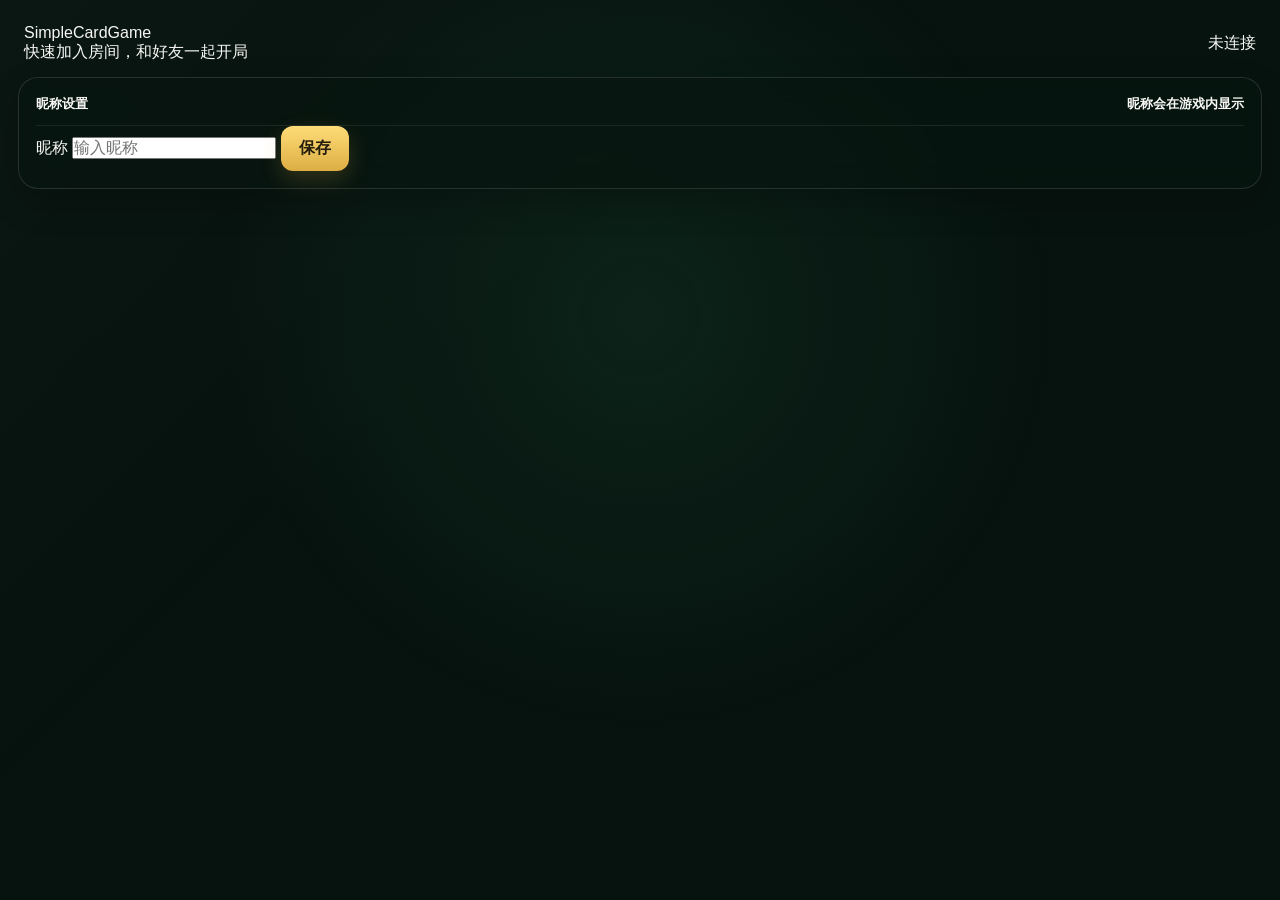
<file: index.html>
<!DOCTYPE html>
<html lang="zh-CN">
<head>
    <meta charset="UTF-8">
    <meta name="viewport" content="width=device-width, initial-scale=1.0, maximum-scale=1.0, user-scalable=no">
    <title>SimpleCardGame - 大厅</title>
    <link rel="stylesheet" href="style.css">
</head>
<body>
    <div id="app" class="page-shell">
        <header class="topbar">
            <div>
                <div class="title">SimpleCardGame</div>
                <div class="subtitle">快速加入房间，和好友一起开局</div>
            </div>
            <div class="status-pill">
                <span id="status-dot" class="dot-offline"></span>
                <span id="status-text">未连接</span>
            </div>
        </header>

        <section class="panel">
            <div class="panel-header">
                <span>昵称设置</span>
                <span class="hint">昵称会在游戏内显示</span>
            </div>
            <div class="input-group">
                <label for="nick-input">昵称</label>
                <input type="text" id="nick-input" maxlength="10" placeholder="输入昵称">
                <button id="save-nick-btn" class="btn-primary">保存</button>
            </div>
        </section>

        <section id="lobby-section" class="panel hidden">
            <div class="panel-header">
                <span>房间列表</span>
                <button id="create-room-btn" class="btn-primary">创建房间</button>
            </div>
            <div id="room-list" class="room-list">
                <div class="empty-msg">暂无房间，点击上方创建</div>
            </div>
        </section>
    </div>

    <script src="ws.js"></script>
    <script src="lobby.js"></script>
</body>
</html>
</file>
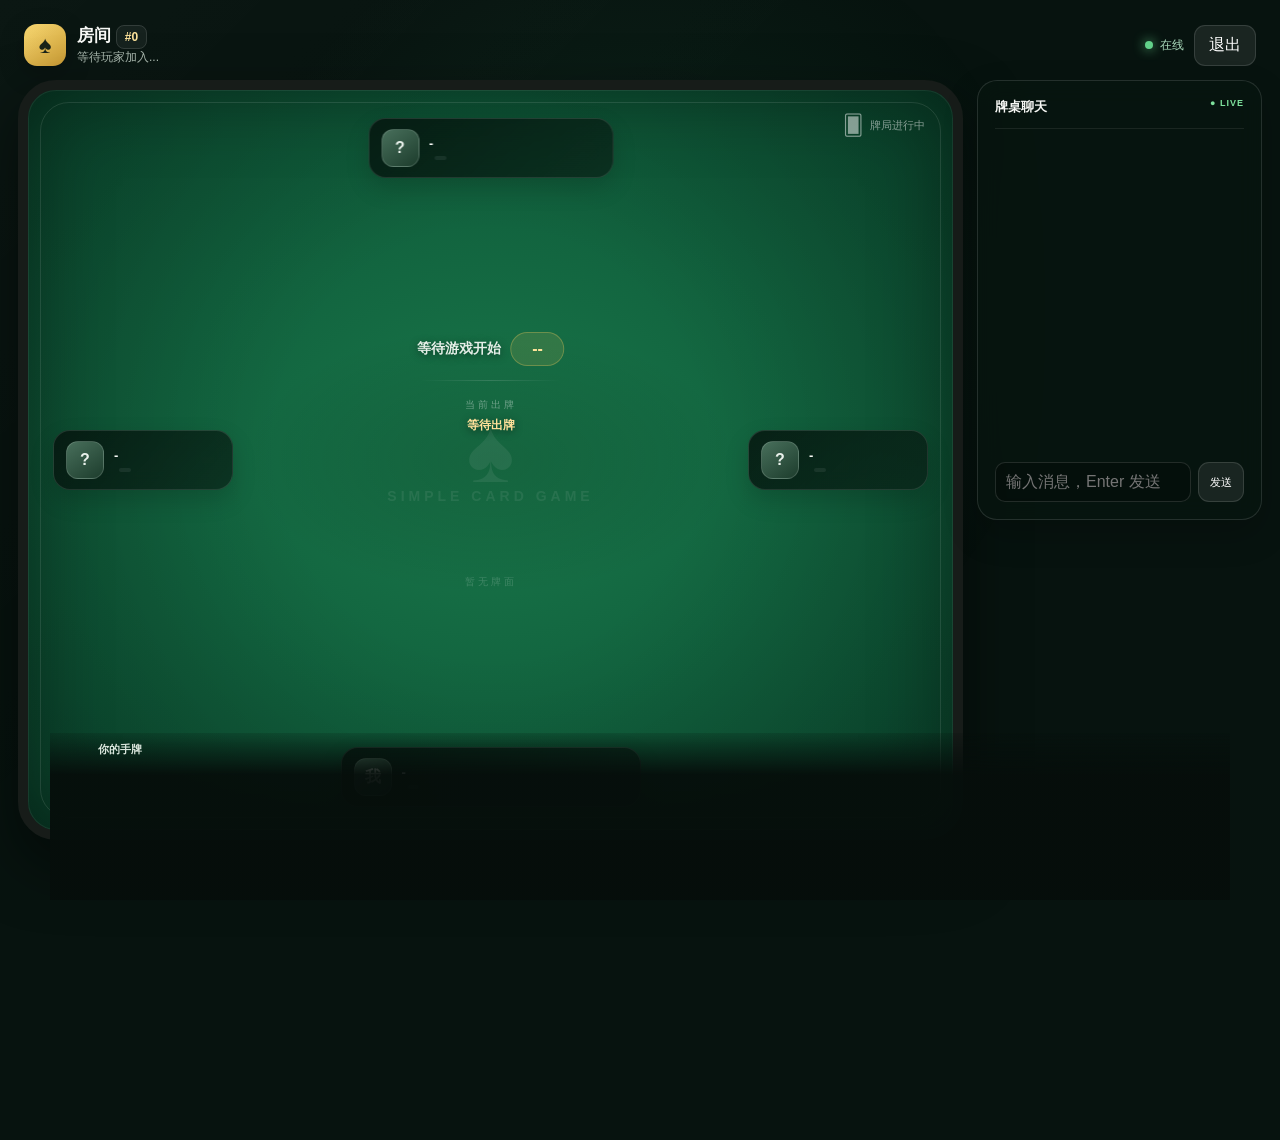
<file: game.html>
<!DOCTYPE html>
<html lang="zh-CN">
<head>
    <meta charset="UTF-8">
    <meta name="viewport" content="width=device-width, initial-scale=1.0, maximum-scale=1.0, user-scalable=no">
    <title>SimpleCardGame - 牌桌</title>
    <link rel="stylesheet" href="style.css">
</head>
<body>
<div id="app" class="page-shell">
    <header id="game-topbar">
        <div class="brand-block">
            <div class="brand-mark">♠</div>
            <div>
                <div id="room-label">房间 <span class="room-chip">#<span id="room-id">?</span></span></div>
                <div id="game-status-text">等待玩家加入...</div>
            </div>
        </div>
        <div class="top-actions">
            <div class="connection-dot"><i></i><span>在线</span></div>
            <button id="leave-btn" class="btn-small">退出</button>
        </div>
    </header>

    <main class="game-grid">
        <section id="table-area" class="table-board">
            <div class="table-felt-glow"></div>
            <div class="table-logo"><span>♠</span><b>Simple Card Game</b></div>
            <div class="deck-counter"><span class="deck-icon">🂠</span><span>牌局进行中</span></div>

            <div id="player-top" class="player-pos player-top">
                <div class="avatar">?</div>
                <div class="player-main">
                    <div class="player-name">-</div>
                    <div class="player-info"><span class="player-status"></span><span class="player-cards-left"></span><span class="player-identity"></span></div>
                </div>
                <div class="player-played"></div>
            </div>

            <div id="table-mid">
                <div id="player-left" class="player-pos player-side player-left">
                    <div class="avatar">?</div>
                    <div class="player-main"><div class="player-name">-</div><div class="player-info"><span class="player-status"></span><span class="player-cards-left"></span><span class="player-identity"></span></div></div>
                    <div class="player-played"></div>
                </div>

                <div id="table-center" class="table-center">
                    <div class="turn-status">
                        <div id="turn-hint" class="turn-label">等待游戏开始</div>
                        <div id="turn-timer" class="turn-timer">--</div>
                    </div>
                    <div class="center-divider"></div>
                    <div class="center-play-title">当前出牌</div>
                    <div id="last-play-player" class="last-play-player">等待出牌</div>
                    <div id="last-play-area" class="last-play-area"></div>
                    <div class="center-empty-hint">暂无牌面</div>
                </div>

                <div id="player-right" class="player-pos player-side player-right">
                    <div class="avatar">?</div>
                    <div class="player-main"><div class="player-name">-</div><div class="player-info"><span class="player-status"></span><span class="player-cards-left"></span><span class="player-identity"></span></div></div>
                    <div class="player-played"></div>
                </div>
            </div>

            <div id="player-bottom" class="player-pos player-bottom">
                <div class="avatar">我</div>
                <div class="player-main">
                    <div class="player-name">-</div>
                    <div class="player-info"><span class="player-status"></span><span class="player-cards-left"></span><span class="player-identity"></span></div>
                </div>
                <div class="player-played"></div>
            </div>
        </section>

        <aside class="sidebar">
            <div id="ready-area" class="panel ready-panel hidden">
                <div class="panel-title">准备开始</div>
                <div class="panel-subtitle">4 位玩家全部准备后自动发牌</div>
                <button id="ready-btn" class="btn-primary">准备</button>
            </div>
            <div id="chat-area" class="panel chat-panel">
                <div class="panel-header"><span>牌桌聊天</span><span class="chat-live">● LIVE</span></div>
                <div id="chat-msgs" class="chat-list"></div>
                <div id="chat-input-row" class="chat-input-row">
                    <input type="text" id="chat-input" maxlength="50" placeholder="输入消息，Enter 发送">
                    <button id="chat-send-btn" class="btn-secondary">发送</button>
                </div>
            </div>
        </aside>
    </main>

    <div id="hand-area" class="hand-area">
        <div class="hand-header"><span>你的手牌</span><span id="hand-count"></span></div>
        <div id="hand-cards" class="hand-cards"></div>
        <div id="hand-actions" class="hand-actions hidden">
            <button id="pass-btn" class="btn-secondary">不出</button>
            <button id="play-btn" class="btn-primary">出牌</button>
        </div>
    </div>
</div>
<script src="ws.js"></script>
<script src="game.js"></script>
</body>
</html>
</file>
<file: style.css>
:root{--felt:#11633e;--felt2:#0a472d;--gold:#f4c95d;--gold2:#ffe49a;--white:#f7f8f5;--muted:#aab9af;--glass:rgba(8,22,16,.72);--line:rgba(255,255,255,.12);--red:#e96868}
*{box-sizing:border-box;margin:0;padding:0}html,body{min-height:100%;background:#07130f;color:var(--white);font-family:Inter,-apple-system,BlinkMacSystemFont,"Segoe UI","PingFang SC","Microsoft YaHei",sans-serif}body{overflow-x:hidden}button,input{font:inherit}button{border:0;cursor:pointer}.hidden{display:none!important}
body:before{content:"";position:fixed;inset:0;pointer-events:none;background:radial-gradient(circle at 50% 35%,rgba(53,150,100,.12),transparent 48%),linear-gradient(135deg,rgba(255,255,255,.02),transparent 40%)}
.page-shell{width:min(1500px,100%);margin:auto;padding:14px 18px 300px}.topbar,#game-topbar{display:flex;align-items:center;justify-content:space-between;padding:10px 6px 14px}.brand-block{display:flex;align-items:center;gap:11px}.brand-mark{width:42px;height:42px;border-radius:13px;display:grid;place-items:center;background:linear-gradient(145deg,#f8d76f,#c99930);color:#172016;font-size:24px;box-shadow:0 8px 25px rgba(0,0,0,.25)}#room-label{font-weight:800;font-size:17px}.room-chip{font-size:12px;padding:4px 8px;border:1px solid var(--line);border-radius:8px;color:var(--gold2);background:rgba(255,255,255,.05)}#game-status-text{font-size:12px;color:var(--muted);margin-top:2px}.top-actions{display:flex;align-items:center;gap:10px}.connection-dot{font-size:12px;color:#a9d9ba;display:flex;gap:7px;align-items:center}.connection-dot i{width:8px;height:8px;border-radius:50%;background:#62d18a;box-shadow:0 0 12px #62d18a}.btn-small,.btn-secondary{color:#fff;background:rgba(255,255,255,.08);border:1px solid var(--line);border-radius:11px;padding:9px 14px}.btn-primary{background:linear-gradient(180deg,#ffdc78,#dcae43);color:#241d0b;font-weight:900;border-radius:12px;padding:12px 18px;box-shadow:0 8px 22px rgba(220,174,67,.2)}
.game-grid{display:grid;grid-template-columns:minmax(0,1fr) 285px;gap:14px}.table-board{position:relative;min-height:760px;border-radius:38px;overflow:hidden;padding:24px;background:radial-gradient(ellipse at center,#19774a 0,#12643f 45%,#0a452d 100%);border:10px solid #171c19;box-shadow:0 25px 60px rgba(0,0,0,.5),inset 0 0 0 1px rgba(255,255,255,.08),inset 0 0 80px rgba(0,0,0,.35)}.table-board:after{content:"";position:absolute;inset:12px;border-radius:29px;border:1px solid rgba(255,255,255,.1);pointer-events:none}.table-felt-glow{position:absolute;inset:0;background:radial-gradient(circle at 50% 48%,transparent 0 35%,rgba(0,0,0,.16) 85%);pointer-events:none}.table-logo{position:absolute;left:50%;top:50%;transform:translate(-50%,-50%);opacity:.09;text-align:center;pointer-events:none}.table-logo span{font-size:90px;display:block;line-height:.8}.table-logo b{font-size:14px;letter-spacing:4px;text-transform:uppercase}.deck-counter{position:absolute;right:28px;top:23px;display:flex;gap:7px;align-items:center;color:rgba(255,255,255,.5);font-size:11px}.deck-icon{font-size:20px}.player-pos{position:absolute;z-index:4;display:flex;align-items:center;gap:10px;padding:10px 12px;border:1px solid rgba(255,255,255,.11);background:linear-gradient(135deg,rgba(5,20,14,.84),rgba(9,30,21,.68));backdrop-filter:blur(10px);border-radius:17px;min-width:180px;box-shadow:0 10px 25px rgba(0,0,0,.16);transition:.25s ease}.player-pos.player-active{border-color:rgba(244,201,93,.95);box-shadow:0 0 0 2px rgba(244,201,93,.12),0 0 30px rgba(244,201,93,.22)}.player-pos.player-me{border-color:rgba(244,201,93,.35)}.player-pos.player-disconnected{opacity:.45}.player-top{top:28px;left:50%;transform:translateX(-50%);min-width:245px}.player-bottom{bottom:23px;left:50%;transform:translateX(-50%);min-width:300px}.player-left{left:25px;top:50%;transform:translateY(-50%)}.player-right{right:25px;top:50%;transform:translateY(-50%)}.avatar{width:38px;height:38px;flex:0 0 38px;border-radius:12px;display:grid;place-items:center;background:linear-gradient(145deg,#486f5b,#1d3d2d);border:1px solid rgba(255,255,255,.15);font-weight:900;color:#e9f1eb}.player-me .avatar{background:linear-gradient(145deg,#e4bc55,#916b24);color:#211b0d}.player-main{min-width:0}.player-name{font-size:13px;font-weight:900;max-width:120px;white-space:nowrap;overflow:hidden;text-overflow:ellipsis}.player-info{display:flex;flex-wrap:wrap;gap:5px;margin-top:5px;align-items:center;font-size:10px;color:var(--muted)}.player-status{color:var(--gold2);font-weight:800}.player-identity{color:#ffe19a;font-weight:800}.player-cards-left{padding:2px 6px;border-radius:6px;background:rgba(255,255,255,.07)}.player-played{display:flex;align-items:center;justify-content:center;min-width:55px;min-height:54px;margin-left:auto}.player-played img{height:51px;width:auto;border-radius:7px;margin-left:-22px;box-shadow:0 5px 12px rgba(0,0,0,.4);transition:.18s}.player-played img:first-child{margin-left:0}.pass-badge{font-size:10px;font-weight:900;letter-spacing:2px;color:#c5d0c8;border:1px solid rgba(255,255,255,.12);border-radius:999px;padding:5px 8px;background:rgba(0,0,0,.2)}
#table-mid{position:absolute;inset:145px 0 145px;display:grid;grid-template-columns:220px minmax(0,1fr) 220px;align-items:center}.table-center{height:100%;margin:0 15px;border:1px solid rgba(255,255,255,.08);border-radius:28px;background:rgba(0,0,0,.09);display:flex;flex-direction:column;align-items:center;justify-content:center;position:relative}.turn-status{display:flex;align-items:center;gap:10px;min-height:35px}.turn-label{font-size:14px;font-weight:800;color:#e5eee7;text-shadow:0 2px 8px rgba(0,0,0,.4)}.turn-timer{min-width:54px;padding:7px 9px;border-radius:999px;text-align:center;background:rgba(244,201,93,.13);border:1px solid rgba(244,201,93,.3);color:var(--gold2);font-weight:900}.center-divider{height:1px;width:140px;background:linear-gradient(90deg,transparent,rgba(255,255,255,.15),transparent);margin:13px 0}.last-play-area{display:flex;justify-content:center;align-items:center;min-height:125px;max-width:92%;padding:0 12px}.last-play-area img{height:106px;width:auto;border-radius:10px;margin-left:-33px;box-shadow:0 13px 25px rgba(0,0,0,.42);animation:cardIn .22s ease-out}.last-play-area img:first-child{margin-left:0}.center-empty-hint{font-size:10px;letter-spacing:3px;color:rgba(255,255,255,.18);text-transform:uppercase}.panel{background:var(--glass);border:1px solid var(--line);border-radius:20px;padding:17px;box-shadow:0 14px 35px rgba(0,0,0,.2);backdrop-filter:blur(12px)}.ready-panel{margin-bottom:12px;text-align:center}.panel-title{font-size:16px;font-weight:900}.panel-subtitle{font-size:11px;color:var(--muted);margin:6px 0 13px}.ready-panel #ready-btn{width:100%}.chat-panel{height:440px;display:flex;flex-direction:column}.panel-header{display:flex;justify-content:space-between;font-size:13px;font-weight:900;padding-bottom:12px;border-bottom:1px solid rgba(255,255,255,.08)}.chat-live{font-size:9px;color:#7ee19d;letter-spacing:1px}.chat-list{flex:1;overflow:auto;display:flex;flex-direction:column;gap:8px;padding:12px 1px}.chat-msg{font-size:11px;line-height:1.5;padding:9px 10px;background:rgba(255,255,255,.05);border-radius:10px}.chat-msg .sender{font-weight:900;margin-right:4px;color:#dbe7de}.chat-msg .sender.me{color:var(--gold2)}.chat-input-row{display:flex;gap:7px}.chat-input-row input{min-width:0;flex:1;background:rgba(0,0,0,.22);border:1px solid var(--line);border-radius:10px;padding:10px;color:#fff;outline:none}.chat-input-row button{padding:8px 11px;font-size:11px}
#hand-area{position:fixed;left:50%;bottom:0;transform:translateX(-50%);width:min(1180px,100%);z-index:50;padding:9px 24px 17px;background:linear-gradient(180deg,rgba(6,14,11,.15),rgba(6,14,11,.96) 25%);pointer-events:none}.hand-header{display:flex;justify-content:space-between;max-width:1100px;margin:auto;padding:0 8px 4px;color:#d9e5dc;font-size:11px;font-weight:800}.hand-cards{max-width:1100px;margin:auto;display:flex;align-items:flex-end;justify-content:center;overflow:visible;min-height:122px;padding:0 30px;pointer-events:auto}.hand-cards img{height:112px;width:auto;flex:0 0 auto;margin-left:-43px;border-radius:9px;box-shadow:0 10px 20px rgba(0,0,0,.5);cursor:pointer;transition:transform .16s ease,filter .16s ease;margin-bottom:0}.hand-cards img:first-child{margin-left:0}.hand-cards img:hover{transform:translateY(-16px);z-index:20;filter:brightness(1.05)}.hand-cards img.selected{transform:translateY(-27px);z-index:30;filter:brightness(1.08);box-shadow:0 18px 32px rgba(0,0,0,.55),0 0 0 2px rgba(244,201,93,.8)}.hand-actions{display:flex;justify-content:center;gap:10px;margin:7px auto 0;pointer-events:auto}.hand-actions button{min-width:108px;padding:11px 20px;border-radius:12px}.toast{position:fixed;left:50%;top:48%;transform:translate(-50%,-50%);z-index:1000;background:rgba(5,12,9,.94);border:1px solid rgba(255,255,255,.14);padding:12px 20px;border-radius:12px;box-shadow:0 15px 40px rgba(0,0,0,.4);font-size:13px}.toast-error{border-color:var(--red)}.toast-success{border-color:#66c989}@keyframes cardIn{from{opacity:0;transform:translateY(12px) scale(.94)}to{opacity:1;transform:none}}
@media(max-width:1050px){.game-grid{grid-template-columns:1fr}.sidebar{display:grid;grid-template-columns:240px minmax(0,1fr);gap:12px}.chat-panel{height:220px}.ready-panel{margin:0}.table-board{min-height:700px}}
@media(max-width:720px){.page-shell{padding:8px 7px 240px}.brand-mark{width:36px;height:36px;font-size:20px}.top-actions .connection-dot{display:none}.table-board{min-height:570px;border-width:7px;border-radius:25px;padding:10px}.table-board:after{inset:8px;border-radius:19px}.player-top{top:17px;min-width:190px}.player-bottom{bottom:15px;min-width:230px}.player-left{left:12px}.player-right{right:12px}.player-side{min-width:145px;padding:8px}.player-side .player-played{display:none}.avatar{width:32px;height:32px;flex-basis:32px}.player-name{font-size:11px}.player-info{font-size:9px}.player-cards-left{display:none}#table-mid{inset:105px 0 100px;grid-template-columns:150px minmax(0,1fr) 150px}.table-center{margin:0 3px;border-radius:20px}.last-play-area img{height:70px;margin-left:-22px}.hand-cards{justify-content:flex-start;overflow-x:auto;padding:0 18px;min-height:96px}.hand-cards img{height:88px;margin-left:-31px}.hand-actions button{min-width:95px}.sidebar{grid-template-columns:1fr}.chat-panel{height:180px}.deck-counter,.table-logo{display:none}#hand-area{padding:7px 8px 10px}.hand-header{padding-left:13px;padding-right:13px}}
@media(max-width:480px){#table-mid{grid-template-columns:90px minmax(0,1fr) 90px}.player-side{min-width:82px;max-width:92px;flex-direction:column;gap:3px;text-align:center}.player-side .player-main{width:100%}.player-side .player-info{justify-content:center}.player-side .player-played{display:none}.last-play-area img{height:60px}.player-top,.player-bottom{min-width:180px}.hand-cards img{height:78px;margin-left:-27px}.hand-actions button{padding:9px 14px}}

/* ===== 牌桌 UI 2.1：中央出牌区与玩家状态 ===== */
#table-mid{position:static;display:block;inset:auto}
#table-center{position:absolute;z-index:3;left:50%;top:50%;width:min(520px,46%);height:300px;margin:0;transform:translate(-50%,-50%);border:0;background:transparent;overflow:visible}
#table-center::before{content:"";position:absolute;inset:18px -30px;border-radius:40px;background:radial-gradient(ellipse at center,rgba(0,0,0,.16),rgba(0,0,0,0) 72%);pointer-events:none}
.turn-status{position:relative;z-index:2}
.center-play-title{position:relative;z-index:2;margin-top:4px;font-size:10px;letter-spacing:3px;text-transform:uppercase;color:rgba(255,255,255,.38)}
.last-play-player{position:relative;z-index:2;margin-top:5px;font-size:12px;font-weight:900;color:#ffe19a;min-height:18px;text-shadow:0 2px 8px rgba(0,0,0,.45)}
.last-play-area{position:relative;z-index:2;width:100%;max-width:100%;min-height:140px;padding:8px 25px;display:flex;align-items:center;justify-content:center;overflow:visible}
.last-play-area img{height:118px;margin-left:-38px;border-radius:10px;box-shadow:0 16px 30px rgba(0,0,0,.45);animation:cardIn .22s ease-out}
.last-play-area img:first-child{margin-left:0}
.center-empty-hint{position:relative;z-index:2;font-size:10px;letter-spacing:3px;color:rgba(255,255,255,.18);text-transform:uppercase}
.player-played{display:none!important}
.player-pos .player-status{white-space:nowrap}

@media(max-width:900px){
  #table-center{width:min(500px,50%)}
  .last-play-area img{height:96px;margin-left:-31px}
}
@media(max-width:720px){
  #table-center{width:48%;height:245px}
  .last-play-area{min-height:105px;padding:4px 8px}
  .last-play-area img{height:72px;margin-left:-23px}
  .last-play-player{font-size:10px}
}
@media(max-width:480px){
  #table-center{width:46%;height:215px}
  .center-play-title{font-size:8px}
  .last-play-area{min-height:82px}
  .last-play-area img{height:58px;margin-left:-19px}
}
</file>
